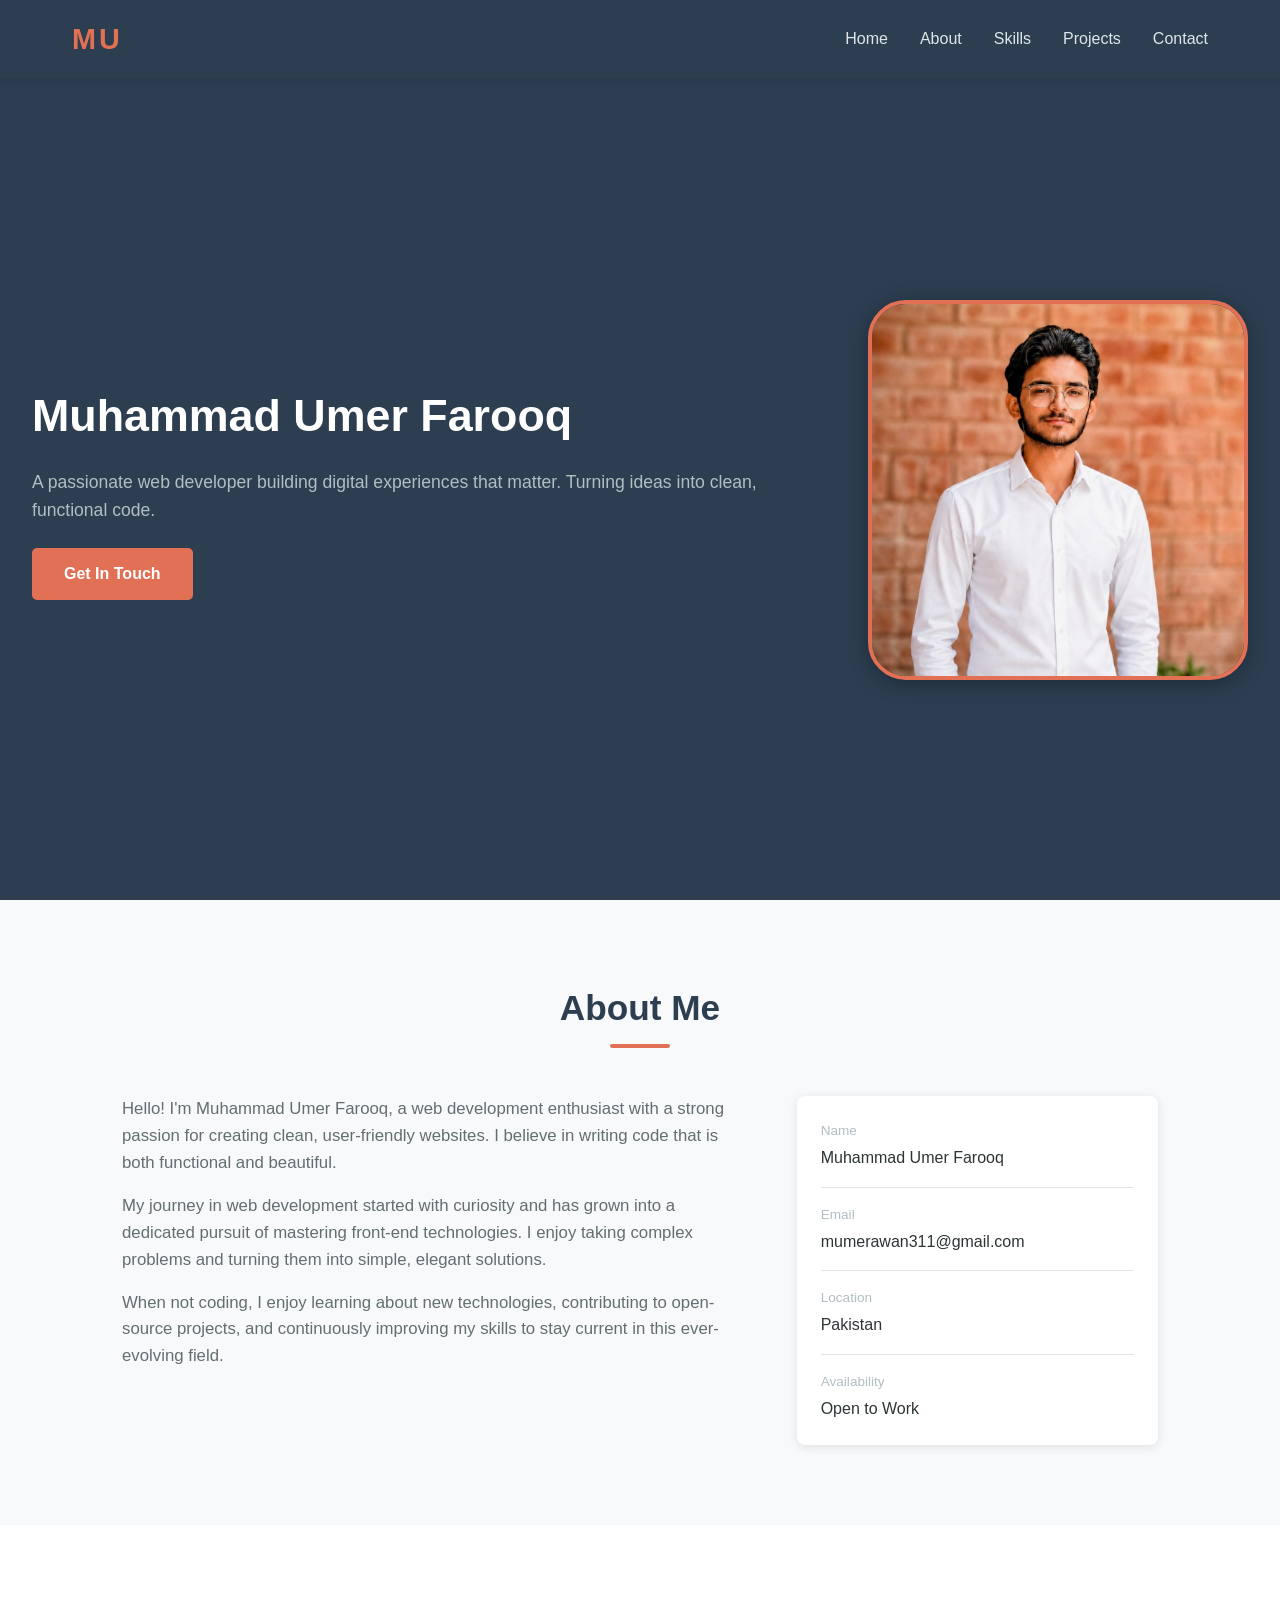
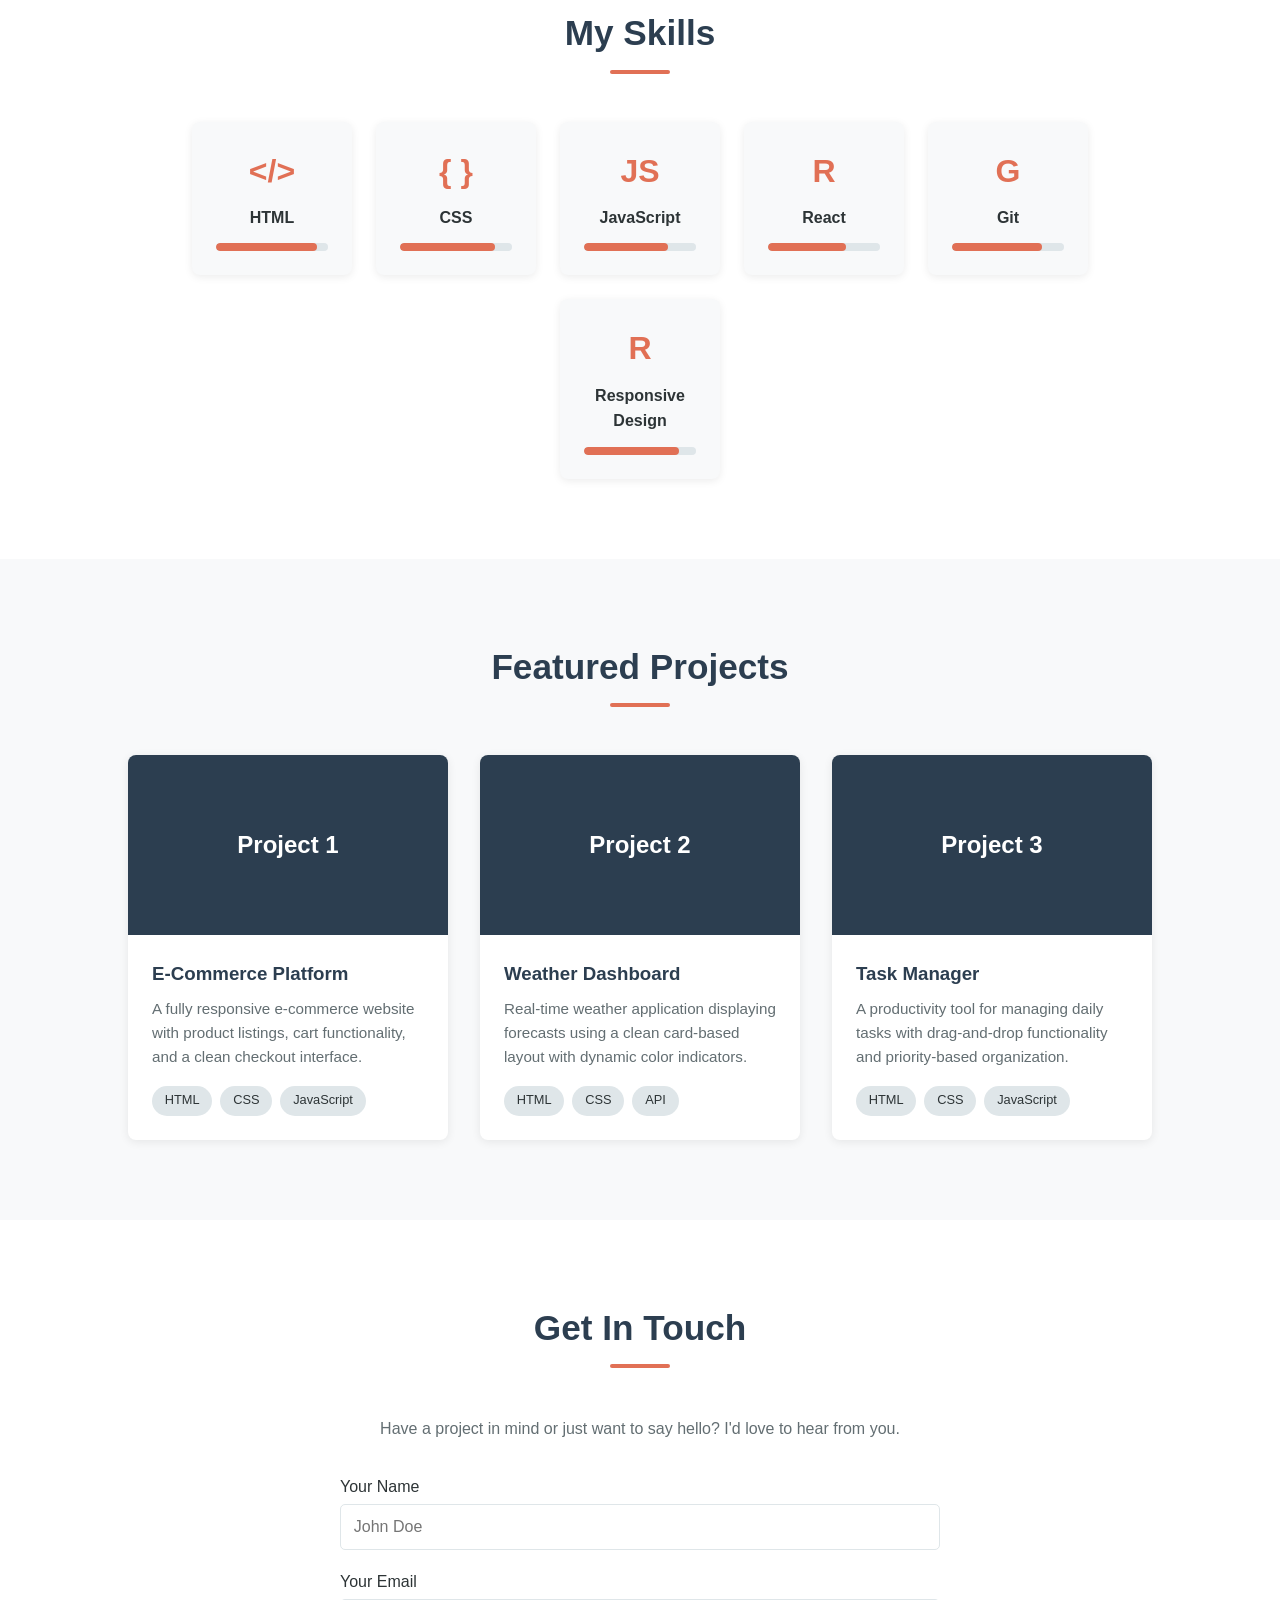
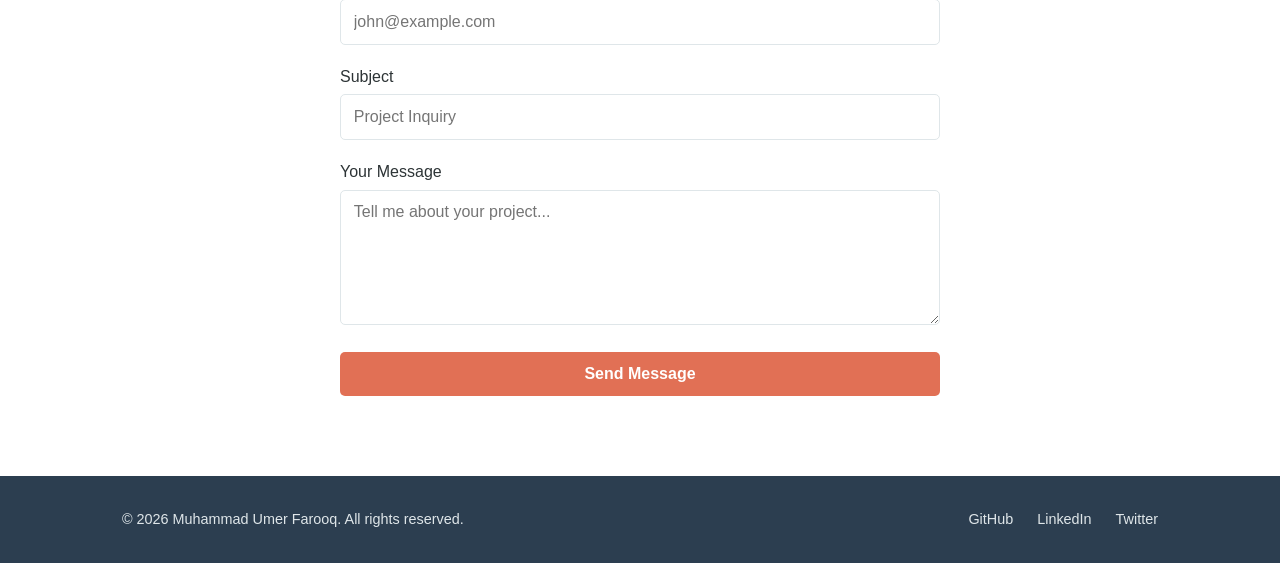
<file: index.html>
<!doctype html>
<html lang="en">
  <head>
    <meta charset="UTF-8" />
    <meta name="viewport" content="width=device-width, initial-scale=1.0" />
    <title>Muhammad Umer Farooq - Portfolio</title>
    <link rel="stylesheet" href="./CSS/nav.css" />
    <link rel="stylesheet" href="./CSS/header.css" />
    <link rel="stylesheet" href="./CSS/about.css" />
    <link rel="stylesheet" href="./CSS/skills.css" />
    <link rel="stylesheet" href="./CSS/projects.css" />
    <link rel="stylesheet" href="./CSS/contact.css" />
    <link rel="stylesheet" href="./CSS/responsive.css" />
  </head>
  <body>
    <nav>
      <div class="nav-container">
        <div class="logo">MU</div>
        <ul class="nav-links">
          <li><a href="#header">Home</a></li>
          <li><a href="#about">About</a></li>
          <li><a href="#skills">Skills</a></li>
          <li><a href="#projects">Projects</a></li>
          <li><a href="#contact">Contact</a></li>
        </ul>
        <div class="hamburger">
          <span></span>
          <span></span>
          <span></span>
        </div>
      </div>
    </nav>

    <header id="header">
      <div class="header-container">
        <div class="header-content">
          <h1>Muhammad Umer Farooq</h1>
          <p>
            A passionate web developer building digital experiences that matter.
            Turning ideas into clean, functional code.
          </p>
          <a href="#contact" class="cta-button">Get In Touch</a>
        </div>
        <div class="header-image">
          <img src="./HTML/Me.png" alt="Muhammad Umer Farooq" class="profile-img" />
        </div>
      </div>
    </header>

    <section id="about">
      <div class="about-container">
        <h2>About Me</h2>
        <div class="underline"></div>
        <div class="about-content">
          <div class="about-text">
            <p>
              Hello! I'm Muhammad Umer Farooq, a web development enthusiast with
              a strong passion for creating clean, user-friendly websites. I
              believe in writing code that is both functional and beautiful.
            </p>
            <p>
              My journey in web development started with curiosity and has grown
              into a dedicated pursuit of mastering front-end technologies. I
              enjoy taking complex problems and turning them into simple,
              elegant solutions.
            </p>
            <p>
              When not coding, I enjoy learning about new technologies,
              contributing to open-source projects, and continuously improving
              my skills to stay current in this ever-evolving field.
            </p>
          </div>
          <div class="about-details">
            <div class="detail-item">
              <span class="detail-label">Name</span>
              <span class="detail-value">Muhammad Umer Farooq</span>
            </div>
            <div class="detail-item">
              <span class="detail-label">Email</span>
              <span class="detail-value">mumerawan311@gmail.com</span>
            </div>
            <div class="detail-item">
              <span class="detail-label">Location</span>
              <span class="detail-value">Pakistan</span>
            </div>
            <div class="detail-item">
              <span class="detail-label">Availability</span>
              <span class="detail-value">Open to Work</span>
            </div>
          </div>
        </div>
      </div>
    </section>

    <section id="skills">
      <div class="skills-container">
        <h2>My Skills</h2>
        <div class="underline"></div>
        <div class="skills-grid">
          <div class="skill-card">
            <div class="skill-icon">&#60;&#47;&#62;</div>
            <h3>HTML</h3>
            <div class="skill-bar">
              <div class="skill-level html"></div>
            </div>
          </div>
          <div class="skill-card">
            <div class="skill-icon">{ }</div>
            <h3>CSS</h3>
            <div class="skill-bar">
              <div class="skill-level css"></div>
            </div>
          </div>
          <div class="skill-card">
            <div class="skill-icon">JS</div>
            <h3>JavaScript</h3>
            <div class="skill-bar">
              <div class="skill-level js"></div>
            </div>
          </div>
          <div class="skill-card">
            <div class="skill-icon">R</div>
            <h3>React</h3>
            <div class="skill-bar">
              <div class="skill-level react"></div>
            </div>
          </div>
          <div class="skill-card">
            <div class="skill-icon">G</div>
            <h3>Git</h3>
            <div class="skill-bar">
              <div class="skill-level git"></div>
            </div>
          </div>
          <div class="skill-card">
            <div class="skill-icon">R</div>
            <h3>Responsive Design</h3>
            <div class="skill-bar">
              <div class="skill-level responsive"></div>
            </div>
          </div>
        </div>
      </div>
    </section>

    <section id="projects">
      <div class="projects-container">
        <h2>Featured Projects</h2>
        <div class="underline"></div>
        <div class="projects-grid">
          <div class="project-card">
            <div class="project-image">
              <div class="project-placeholder">Project 1</div>
            </div>
            <div class="project-info">
              <h3>E-Commerce Platform</h3>
              <p>
                A fully responsive e-commerce website with product listings,
                cart functionality, and a clean checkout interface.
              </p>
              <div class="project-tags">
                <span>HTML</span>
                <span>CSS</span>
                <span>JavaScript</span>
              </div>
            </div>
          </div>
          <div class="project-card">
            <div class="project-image">
              <div class="project-placeholder">Project 2</div>
            </div>
            <div class="project-info">
              <h3>Weather Dashboard</h3>
              <p>
                Real-time weather application displaying forecasts using a clean
                card-based layout with dynamic color indicators.
              </p>
              <div class="project-tags">
                <span>HTML</span>
                <span>CSS</span>
                <span>API</span>
              </div>
            </div>
          </div>
          <div class="project-card">
            <div class="project-image">
              <div class="project-placeholder">Project 3</div>
            </div>
            <div class="project-info">
              <h3>Task Manager</h3>
              <p>
                A productivity tool for managing daily tasks with drag-and-drop
                functionality and priority-based organization.
              </p>
              <div class="project-tags">
                <span>HTML</span>
                <span>CSS</span>
                <span>JavaScript</span>
              </div>
            </div>
          </div>
        </div>
      </div>
    </section>

    <section id="contact">
      <div class="contact-container">
        <h2>Get In Touch</h2>
        <div class="underline"></div>
        <p class="contact-intro">
          Have a project in mind or just want to say hello? I'd love to hear
          from you.
        </p>
        <form class="contact-form">
          <div class="form-group">
            <label for="name">Your Name</label>
            <input
              type="text"
              id="name"
              name="name"
              placeholder="John Doe"
              required
            />
          </div>
          <div class="form-group">
            <label for="email">Your Email</label>
            <input
              type="email"
              id="email"
              name="email"
              placeholder="john@example.com"
              required
            />
          </div>
          <div class="form-group">
            <label for="subject">Subject</label>
            <input
              type="text"
              id="subject"
              name="subject"
              placeholder="Project Inquiry"
            />
          </div>
          <div class="form-group">
            <label for="message">Your Message</label>
            <textarea
              id="message"
              name="message"
              rows="6"
              placeholder="Tell me about your project..."
              required
            ></textarea>
          </div>
          <button type="submit" class="submit-btn">Send Message</button>
        </form>
      </div>
    </section>

    <footer>
      <div class="footer-container">
        <div class="footer-content">
          <p>&copy; 2026 Muhammad Umer Farooq. All rights reserved.</p>
          <div class="social-links">
            <a href="https://github.com/umarfarooq3488" class="social-link"
              >GitHub</a
            >
            <a href="https://linkedin.com/in/m-u-f" class="social-link"
              >LinkedIn</a
            >
            <a href="#" class="social-link">Twitter</a>
          </div>
        </div>
      </div>
    </footer>
  </body>
</html>
</file>
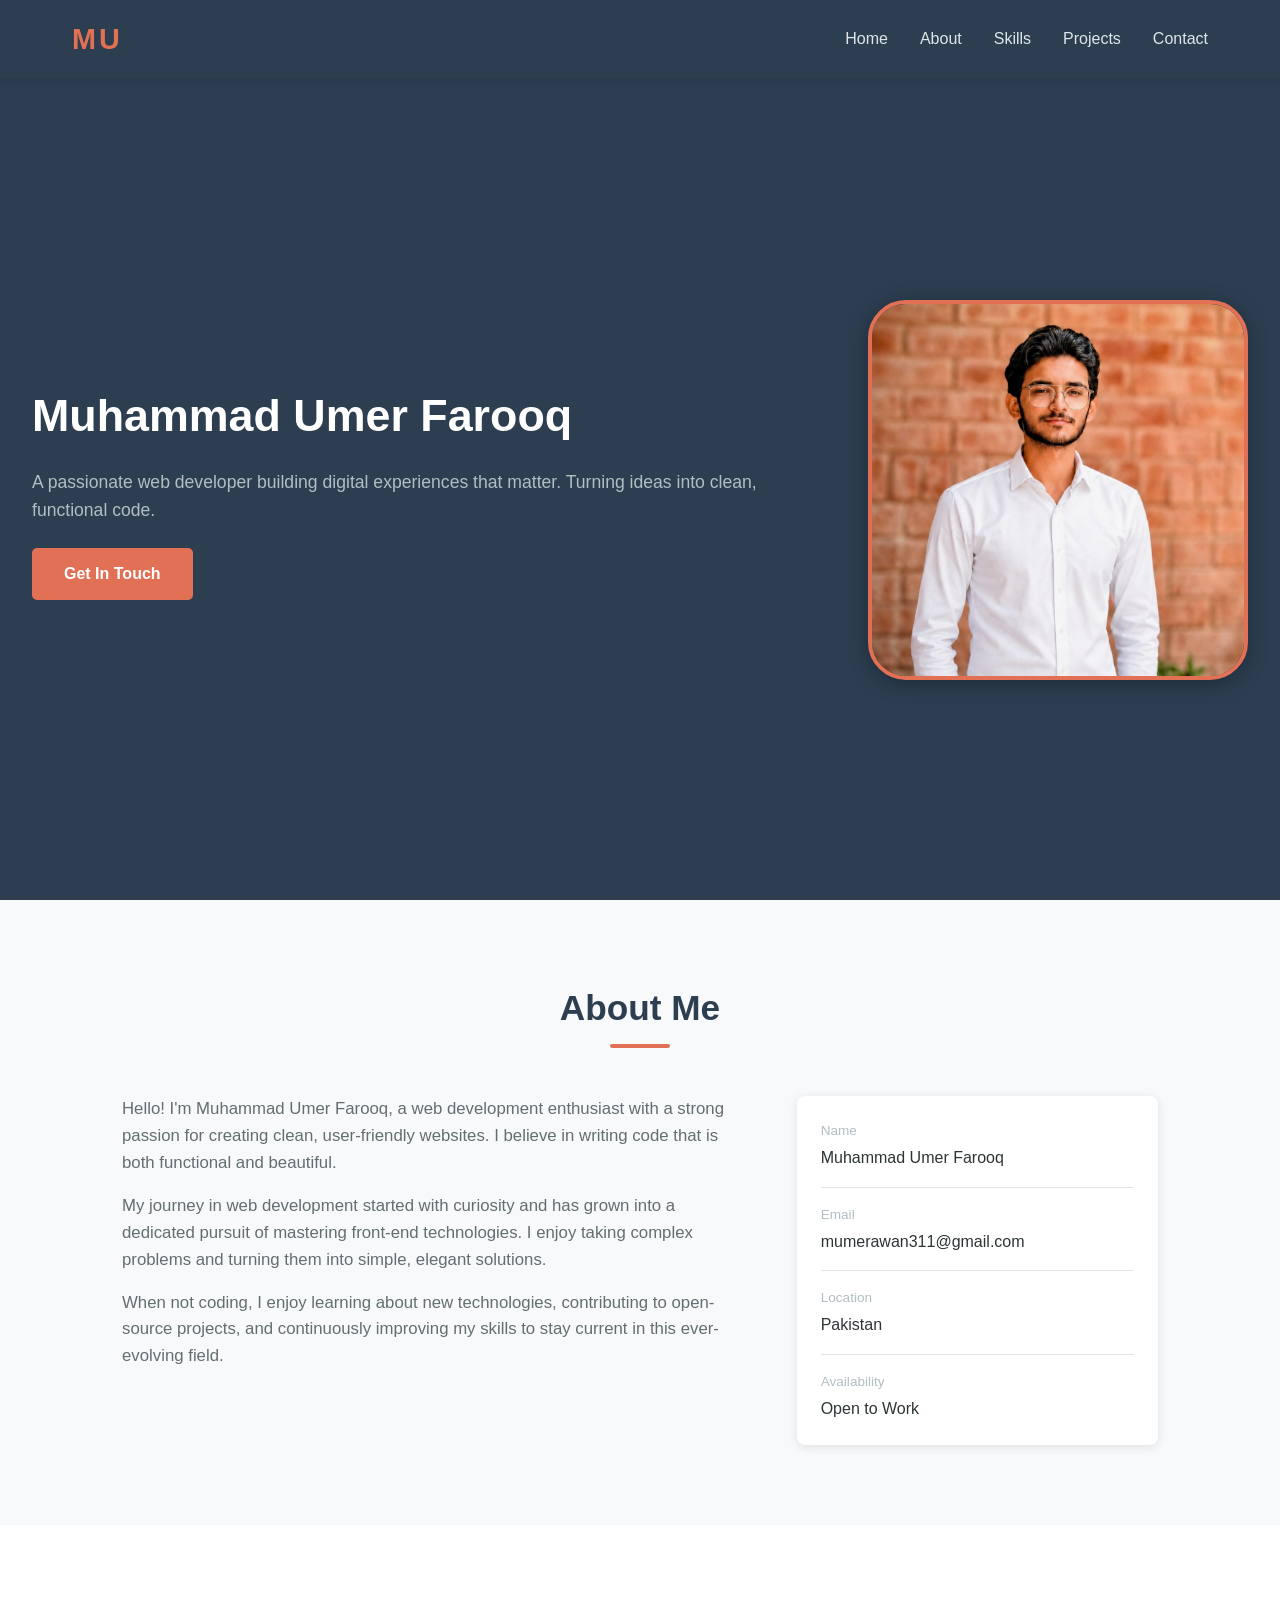
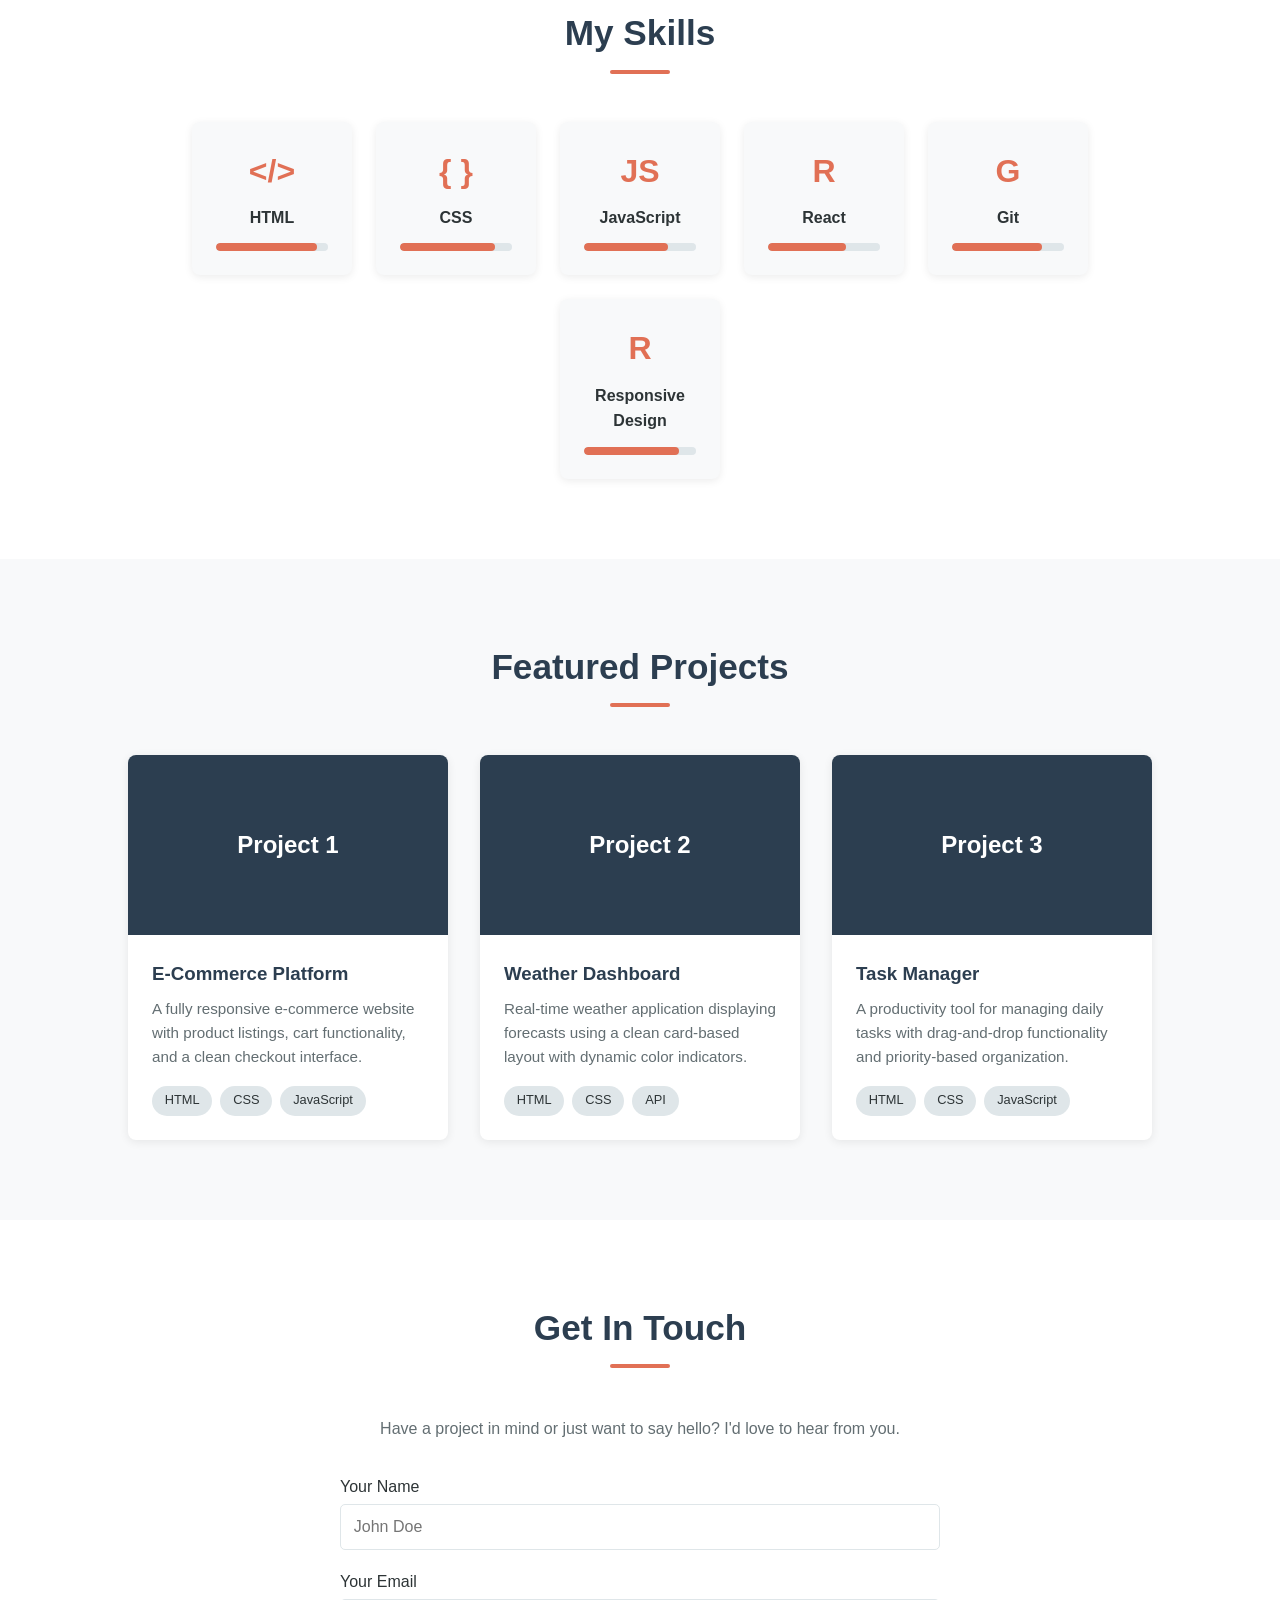
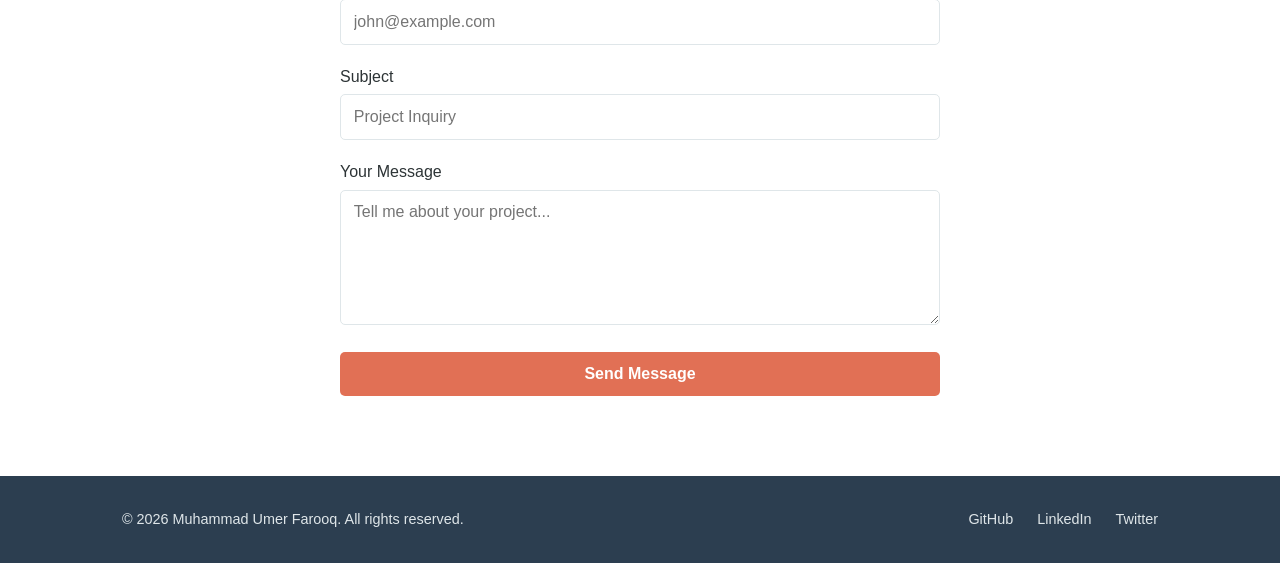
<file: HTML/index.html>
<!doctype html>
<html lang="en">
  <head>
    <meta charset="UTF-8" />
    <meta name="viewport" content="width=device-width, initial-scale=1.0" />
    <title>Muhammad Umer Farooq - Portfolio</title>
    <link rel="stylesheet" href="../CSS/nav.css" />
    <link rel="stylesheet" href="../CSS/header.css" />
    <link rel="stylesheet" href="../CSS/about.css" />
    <link rel="stylesheet" href="../CSS/skills.css" />
    <link rel="stylesheet" href="../CSS/projects.css" />
    <link rel="stylesheet" href="../CSS/contact.css" />
    <link rel="stylesheet" href="../CSS/responsive.css" />
  </head>
  <body>
    <nav>
      <div class="nav-container">
        <div class="logo">MU</div>
        <ul class="nav-links">
          <li><a href="#header">Home</a></li>
          <li><a href="#about">About</a></li>
          <li><a href="#skills">Skills</a></li>
          <li><a href="#projects">Projects</a></li>
          <li><a href="#contact">Contact</a></li>
        </ul>
        <div class="hamburger">
          <span></span>
          <span></span>
          <span></span>
        </div>
      </div>
    </nav>

    <header id="header">
      <div class="header-container">
        <div class="header-content">
          <h1>Muhammad Umer Farooq</h1>
          <p>
            A passionate web developer building digital experiences that matter.
            Turning ideas into clean, functional code.
          </p>
          <a href="#contact" class="cta-button">Get In Touch</a>
        </div>
        <div class="header-image">
          <img src="./Me.png" alt="Muhammad Umer Farooq" class="profile-img" />
        </div>
      </div>
    </header>

    <section id="about">
      <div class="about-container">
        <h2>About Me</h2>
        <div class="underline"></div>
        <div class="about-content">
          <div class="about-text">
            <p>
              Hello! I'm Muhammad Umer Farooq, a web development enthusiast with
              a strong passion for creating clean, user-friendly websites. I
              believe in writing code that is both functional and beautiful.
            </p>
            <p>
              My journey in web development started with curiosity and has grown
              into a dedicated pursuit of mastering front-end technologies. I
              enjoy taking complex problems and turning them into simple,
              elegant solutions.
            </p>
            <p>
              When not coding, I enjoy learning about new technologies,
              contributing to open-source projects, and continuously improving
              my skills to stay current in this ever-evolving field.
            </p>
          </div>
          <div class="about-details">
            <div class="detail-item">
              <span class="detail-label">Name</span>
              <span class="detail-value">Muhammad Umer Farooq</span>
            </div>
            <div class="detail-item">
              <span class="detail-label">Email</span>
              <span class="detail-value">mumerawan311@gmail.com</span>
            </div>
            <div class="detail-item">
              <span class="detail-label">Location</span>
              <span class="detail-value">Pakistan</span>
            </div>
            <div class="detail-item">
              <span class="detail-label">Availability</span>
              <span class="detail-value">Open to Work</span>
            </div>
          </div>
        </div>
      </div>
    </section>

    <section id="skills">
      <div class="skills-container">
        <h2>My Skills</h2>
        <div class="underline"></div>
        <div class="skills-grid">
          <div class="skill-card">
            <div class="skill-icon">&#60;&#47;&#62;</div>
            <h3>HTML</h3>
            <div class="skill-bar">
              <div class="skill-level html"></div>
            </div>
          </div>
          <div class="skill-card">
            <div class="skill-icon">{ }</div>
            <h3>CSS</h3>
            <div class="skill-bar">
              <div class="skill-level css"></div>
            </div>
          </div>
          <div class="skill-card">
            <div class="skill-icon">JS</div>
            <h3>JavaScript</h3>
            <div class="skill-bar">
              <div class="skill-level js"></div>
            </div>
          </div>
          <div class="skill-card">
            <div class="skill-icon">R</div>
            <h3>React</h3>
            <div class="skill-bar">
              <div class="skill-level react"></div>
            </div>
          </div>
          <div class="skill-card">
            <div class="skill-icon">G</div>
            <h3>Git</h3>
            <div class="skill-bar">
              <div class="skill-level git"></div>
            </div>
          </div>
          <div class="skill-card">
            <div class="skill-icon">R</div>
            <h3>Responsive Design</h3>
            <div class="skill-bar">
              <div class="skill-level responsive"></div>
            </div>
          </div>
        </div>
      </div>
    </section>

    <section id="projects">
      <div class="projects-container">
        <h2>Featured Projects</h2>
        <div class="underline"></div>
        <div class="projects-grid">
          <div class="project-card">
            <div class="project-image">
              <div class="project-placeholder">Project 1</div>
            </div>
            <div class="project-info">
              <h3>E-Commerce Platform</h3>
              <p>
                A fully responsive e-commerce website with product listings,
                cart functionality, and a clean checkout interface.
              </p>
              <div class="project-tags">
                <span>HTML</span>
                <span>CSS</span>
                <span>JavaScript</span>
              </div>
            </div>
          </div>
          <div class="project-card">
            <div class="project-image">
              <div class="project-placeholder">Project 2</div>
            </div>
            <div class="project-info">
              <h3>Weather Dashboard</h3>
              <p>
                Real-time weather application displaying forecasts using a clean
                card-based layout with dynamic color indicators.
              </p>
              <div class="project-tags">
                <span>HTML</span>
                <span>CSS</span>
                <span>API</span>
              </div>
            </div>
          </div>
          <div class="project-card">
            <div class="project-image">
              <div class="project-placeholder">Project 3</div>
            </div>
            <div class="project-info">
              <h3>Task Manager</h3>
              <p>
                A productivity tool for managing daily tasks with drag-and-drop
                functionality and priority-based organization.
              </p>
              <div class="project-tags">
                <span>HTML</span>
                <span>CSS</span>
                <span>JavaScript</span>
              </div>
            </div>
          </div>
        </div>
      </div>
    </section>

    <section id="contact">
      <div class="contact-container">
        <h2>Get In Touch</h2>
        <div class="underline"></div>
        <p class="contact-intro">
          Have a project in mind or just want to say hello? I'd love to hear
          from you.
        </p>
        <form class="contact-form">
          <div class="form-group">
            <label for="name">Your Name</label>
            <input
              type="text"
              id="name"
              name="name"
              placeholder="John Doe"
              required
            />
          </div>
          <div class="form-group">
            <label for="email">Your Email</label>
            <input
              type="email"
              id="email"
              name="email"
              placeholder="john@example.com"
              required
            />
          </div>
          <div class="form-group">
            <label for="subject">Subject</label>
            <input
              type="text"
              id="subject"
              name="subject"
              placeholder="Project Inquiry"
            />
          </div>
          <div class="form-group">
            <label for="message">Your Message</label>
            <textarea
              id="message"
              name="message"
              rows="6"
              placeholder="Tell me about your project..."
              required
            ></textarea>
          </div>
          <button type="submit" class="submit-btn">Send Message</button>
        </form>
      </div>
    </section>

    <footer>
      <div class="footer-container">
        <div class="footer-content">
          <p>&copy; 2026 Muhammad Umer Farooq. All rights reserved.</p>
          <div class="social-links">
            <a href="https://github.com/umarfarooq3488" class="social-link"
              >GitHub</a
            >
            <a href="https://linkedin.com/in/m-u-f" class="social-link"
              >LinkedIn</a
            >
            <a href="#" class="social-link">Twitter</a>
          </div>
        </div>
      </div>
    </footer>
  </body>
</html>
</file>
<file: CSS/nav.css>
* {
  margin: 0;
  padding: 0;
  box-sizing: border-box;
}

body {
  font-family: 'Segoe UI', Tahoma, Geneva, Verdana, sans-serif;
  line-height: 1.6;
  color: #2d3436;
  background-color: #f8f9fa;
}

nav {
  background-color: #2c3e50;
  padding: 1rem 0;
  position: fixed;
  width: 100%;
  top: 0;
  z-index: 1000;
  box-shadow: 0 2px 10px rgba(0, 0, 0, 0.1);
}

.nav-container {
  max-width: 1200px;
  margin: 0 auto;
  padding: 0 2rem;
  display: flex;
  justify-content: space-between;
  align-items: center;
}

.logo {
  font-size: 1.8rem;
  font-weight: 700;
  color: #e17055;
  letter-spacing: 3px;
}

.nav-links {
  display: flex;
  list-style: none;
  gap: 2rem;
}

.nav-links a {
  color: #dfe6e9;
  text-decoration: none;
  font-size: 1rem;
  font-weight: 500;
  transition: color 0.3s ease;
  padding: 0.5rem 0;
}

.nav-links a:hover {
  color: #e17055;
}

.hamburger {
  display: none;
  flex-direction: column;
  cursor: pointer;
}

.hamburger span {
  width: 25px;
  height: 3px;
  background-color: #dfe6e9;
  margin: 3px 0;
  transition: all 0.3s ease;
}
</file>
<file: CSS/header.css>
header {
  background: #2c3e50;
  min-height: 100vh;
  display: flex;
  align-items: center;
  padding-top: 80px;
}

.header-container {
  max-width: 1300px;
  margin: 0 auto;
  padding: 0 2rem;
  display: flex;
  align-items: center;
  gap: 3rem;
}

.header-image {
  display: flex;
  justify-content: center;
  align-items: center;
}

.profile-img {
  width: 380px;
  height: 380px;
  border-radius: 10%;
  object-fit: cover;
  border: 4px solid #e17055;
  box-shadow: 0 4px 20px rgba(0, 0, 0, 0.3);
}

.header-content h1 {
  font-size: 2.8rem;
  color: #ffffff;
  margin-bottom: 1rem;
}

.header-content p {
  font-size: 1.1rem;
  color: #b2bec3;
  margin-bottom: 1.5rem;
}

.cta-button {
  display: inline-block;
  padding: 0.8rem 2rem;
  background: #e17055;
  color: #ffffff;
  text-decoration: none;
  border-radius: 5px;
  font-weight: 600;
}

.cta-button:hover {
  background: #d63031;
}
</file>
<file: CSS/about.css>
#about {
  padding: 5rem 0;
}

.about-container {
  max-width: 1100px;
  margin: 0 auto;
  padding: 0 2rem;
}

#about h2 {
  font-size: 2.2rem;
  color: #2c3e50;
  text-align: center;
  margin-bottom: 0.5rem;
}

.underline {
  width: 60px;
  height: 4px;
  background: #e17055;
  margin: 0 auto 3rem;
  border-radius: 2px;
}

.about-content {
  display: flex;
  gap: 3rem;
  align-items: flex-start;
}

.about-text {
  flex: 2;
}

.about-text p {
  margin-bottom: 1rem;
  color: #636e72;
  font-size: 1.05rem;
}

.about-details {
  flex: 1;
  background: #ffffff;
  padding: 1.5rem;
  border-radius: 8px;
  box-shadow: 0 2px 10px rgba(0, 0, 0, 0.1);
}

.detail-item {
  display: flex;
  flex-direction: column;
  margin-bottom: 1rem;
  padding-bottom: 1rem;
  border-bottom: 1px solid #dfe6e9;
}

.detail-item:last-child {
  border-bottom: none;
  margin-bottom: 0;
  padding-bottom: 0;
}

.detail-label {
  font-size: 0.85rem;
  color: #b2bec3;
  margin-bottom: 0.2rem;
}

.detail-value {
  font-size: 1rem;
  color: #2d3436;
  font-weight: 500;
}
</file>
<file: CSS/skills.css>
#skills {
  padding: 5rem 0;
  background: #ffffff;
}

.skills-container {
  max-width: 1100px;
  margin: 0 auto;
  padding: 0 2rem;
}

#skills h2 {
  font-size: 2.2rem;
  color: #2c3e50;
  text-align: center;
  margin-bottom: 0.5rem;
}

.skills-grid {
  display: flex;
  flex-wrap: wrap;
  gap: 1.5rem;
  justify-content: center;
}

.skill-card {
  background: #f8f9fa;
  padding: 1.5rem;
  border-radius: 8px;
  text-align: center;
  width: 160px;
  box-shadow: 0 2px 8px rgba(0, 0, 0, 0.08);
}

.skill-icon {
  font-size: 2rem;
  font-weight: 700;
  color: #e17055;
  margin-bottom: 0.5rem;
}

.skill-card h3 {
  font-size: 1rem;
  color: #2d3436;
  margin-bottom: 0.8rem;
}

.skill-bar {
  width: 100%;
  height: 8px;
  background: #dfe6e9;
  border-radius: 4px;
  overflow: hidden;
}

.skill-level {
  height: 100%;
  border-radius: 4px;
  background: #e17055;
}

.skill-level.html { width: 90%; }
.skill-level.css { width: 85%; }
.skill-level.js { width: 75%; }
.skill-level.react { width: 70%; }
.skill-level.git { width: 80%; }
.skill-level.responsive { width: 85%; }
</file>
<file: CSS/projects.css>
#projects {
  padding: 5rem 0;
  background: #f8f9fa;
}

.projects-container {
  max-width: 1100px;
  margin: 0 auto;
  padding: 0 2rem;
}

#projects h2 {
  font-size: 2.2rem;
  color: #2c3e50;
  text-align: center;
  margin-bottom: 0.5rem;
}

.projects-grid {
  display: flex;
  gap: 2rem;
  flex-wrap: wrap;
  justify-content: center;
}

.project-card {
  background: #ffffff;
  border-radius: 8px;
  overflow: hidden;
  width: 320px;
  box-shadow: 0 2px 10px rgba(0, 0, 0, 0.08);
}

.project-image {
  height: 180px;
  background: #2c3e50;
  display: flex;
  align-items: center;
  justify-content: center;
}

.project-placeholder {
  color: #ffffff;
  font-size: 1.5rem;
  font-weight: 600;
}

.project-info {
  padding: 1.5rem;
}

.project-info h3 {
  color: #2c3e50;
  margin-bottom: 0.5rem;
}

.project-info p {
  color: #636e72;
  font-size: 0.95rem;
  margin-bottom: 1rem;
}

.project-tags {
  display: flex;
  gap: 0.5rem;
  flex-wrap: wrap;
}

.project-tags span {
  background: #dfe6e9;
  color: #2d3436;
  padding: 0.3rem 0.8rem;
  border-radius: 20px;
  font-size: 0.8rem;
}
</file>
<file: CSS/contact.css>
#contact {
  padding: 5rem 0;
  background: #ffffff;
}

.contact-container {
  max-width: 1100px;
  margin: 0 auto;
  padding: 0 2rem;
}

#contact h2 {
  font-size: 2.2rem;
  color: #2c3e50;
  text-align: center;
  margin-bottom: 0.5rem;
}

.contact-intro {
  text-align: center;
  color: #636e72;
  margin-bottom: 2rem;
}

.contact-form {
  max-width: 600px;
  margin: 0 auto;
}

.form-group {
  margin-bottom: 1.2rem;
}

.form-group label {
  display: block;
  margin-bottom: 0.3rem;
  color: #2d3436;
  font-weight: 500;
}

.form-group input,
.form-group textarea {
  width: 100%;
  padding: 0.8rem;
  border: 1px solid #dfe6e9;
  border-radius: 5px;
  font-size: 1rem;
  font-family: inherit;
}

.form-group input:focus,
.form-group textarea:focus {
  outline: none;
  border-color: #e17055;
}

.submit-btn {
  display: inline-block;
  padding: 0.8rem 2rem;
  background: #e17055;
  color: #ffffff;
  border: none;
  border-radius: 5px;
  font-size: 1rem;
  font-weight: 600;
  cursor: pointer;
  width: 100%;
}

.submit-btn:hover {
  background: #d63031;
}

footer {
  background: #2c3e50;
  padding: 2rem 0;
}

.footer-container {
  max-width: 1100px;
  margin: 0 auto;
  padding: 0 2rem;
}

.footer-content {
  display: flex;
  justify-content: space-between;
  align-items: center;
}

.footer-content p {
  color: #dfe6e9;
  font-size: 0.9rem;
}

.social-links {
  display: flex;
  gap: 1.5rem;
}

.social-link {
  color: #dfe6e9;
  text-decoration: none;
  font-size: 0.9rem;
}

.social-link:hover {
  color: #e17055;
}
</file>
<file: CSS/responsive.css>
@media (max-width: 768px) {
  .nav-links {
    display: none;
  }

  .hamburger {
    display: flex;
  }

  .header-container {
    flex-direction: column-reverse;
    text-align: center;
  }

  .header-content h1 {
    font-size: 2rem;
  }

  .avatar-placeholder {
    width: 180px;
    height: 180px;
    font-size: 2.5rem;
  }

  .about-content {
    flex-direction: column;
  }

  .project-card {
    width: 100%;
    max-width: 400px;
  }

  .footer-content {
    flex-direction: column;
    gap: 1rem;
    text-align: center;
  }
}

@media (max-width: 480px) {
  .skill-card {
    width: 140px;
  }

  .header-content h1 {
    font-size: 1.6rem;
  }
}
</file>
